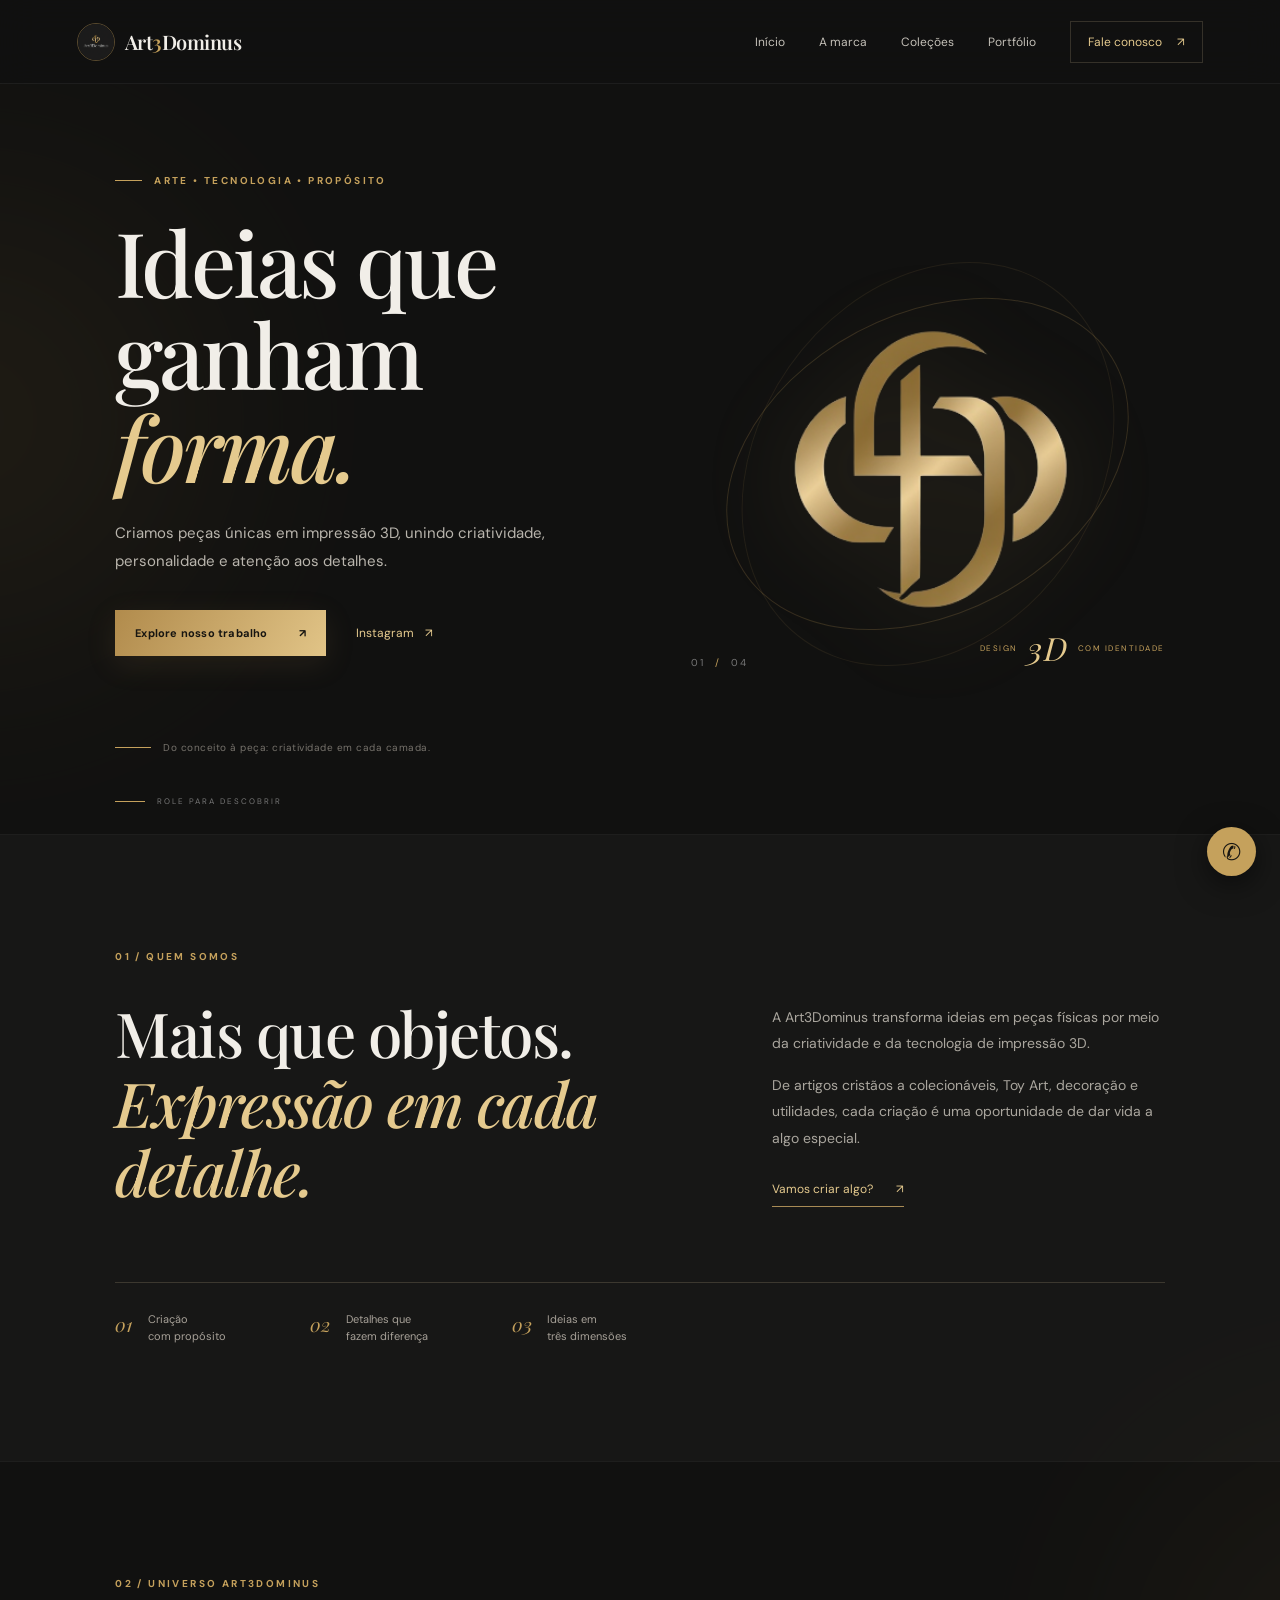
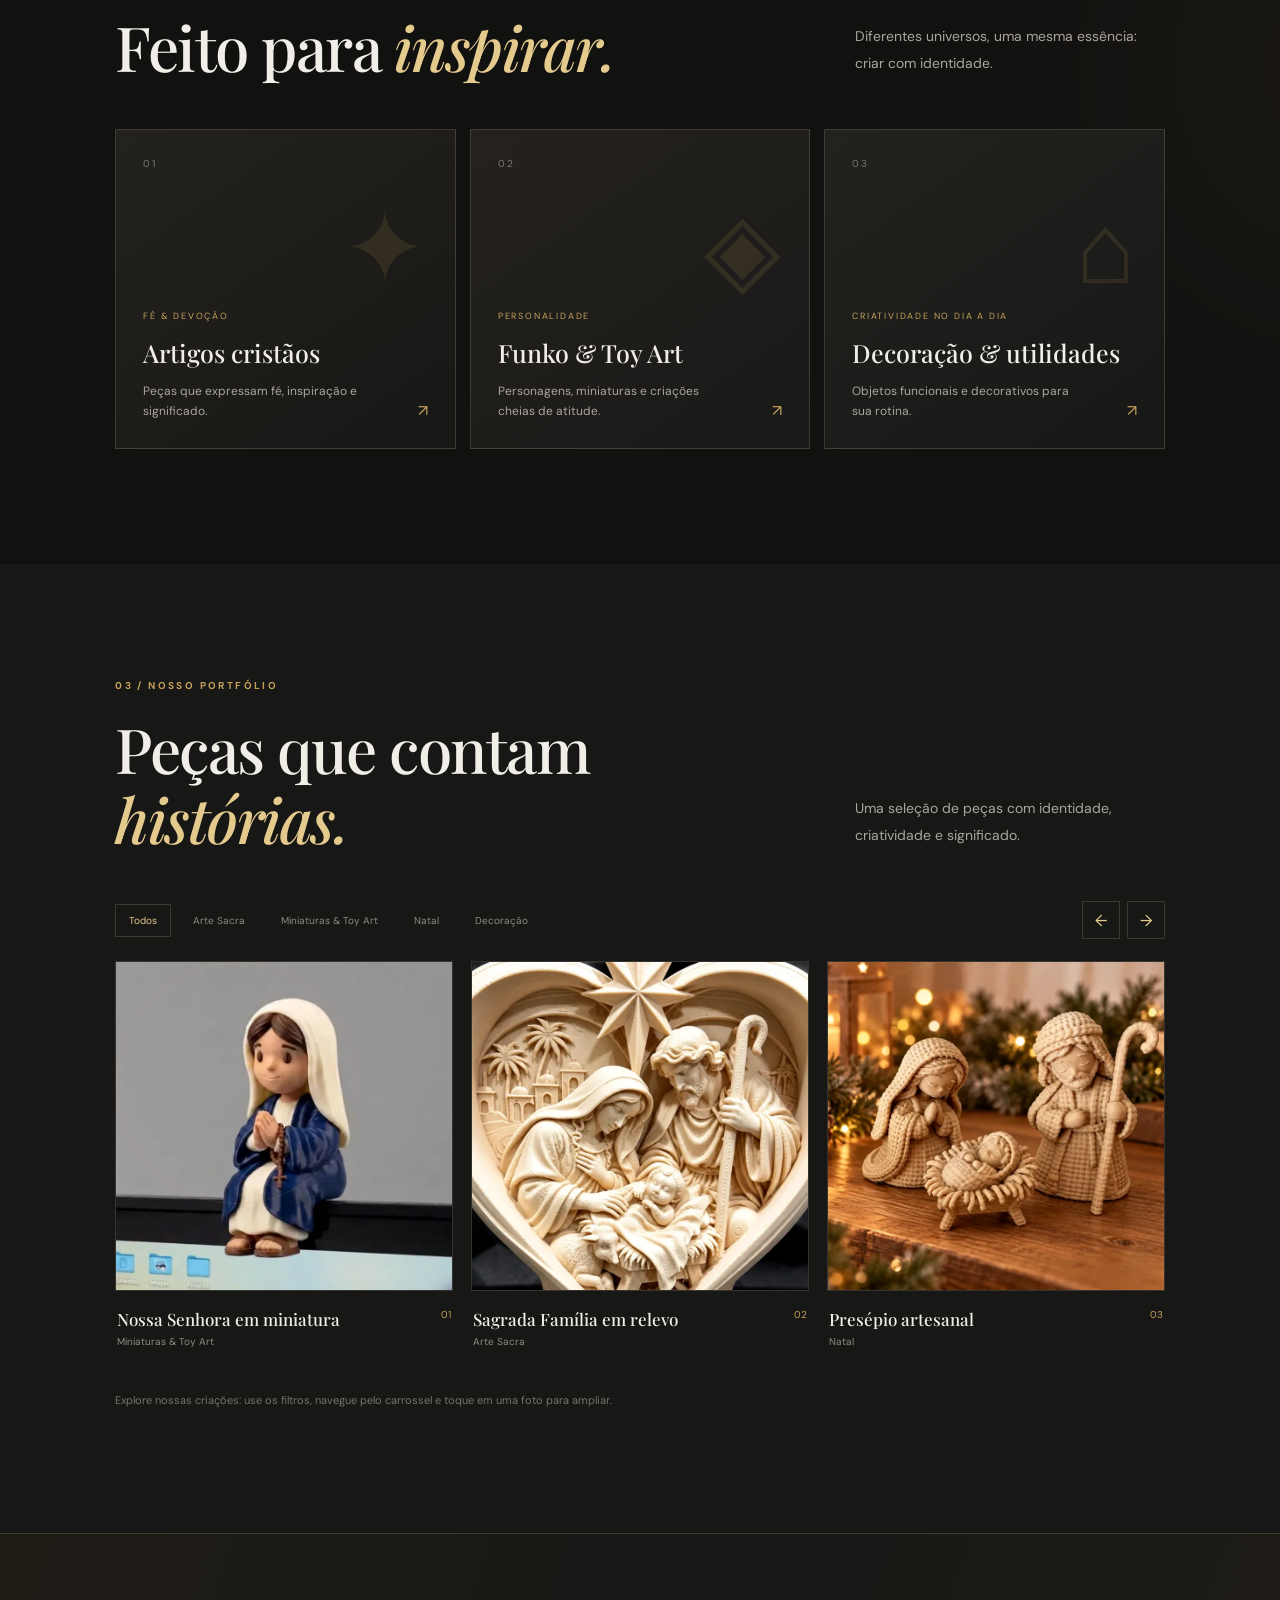
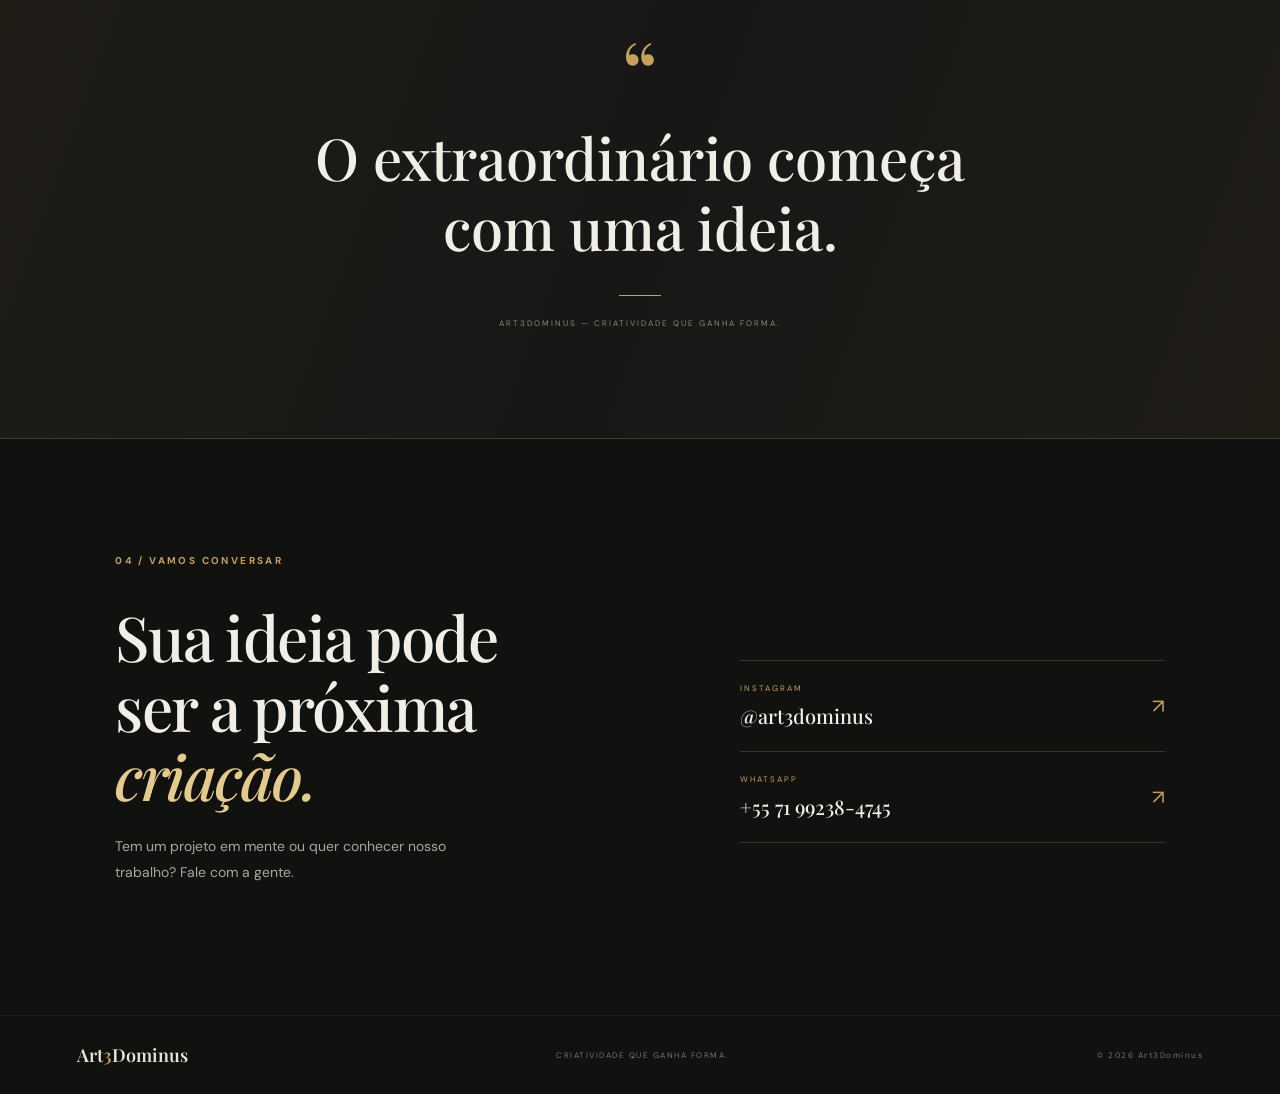
<file: index.html>
<!doctype html>
<html lang="pt-BR">
<head>
  <meta charset="utf-8">
  <meta name="viewport" content="width=device-width, initial-scale=1">
  <meta name="theme-color" content="#111110">
  <meta name="description" content="Art3Dominus — criatividade que ganha forma. Arte, decoração, colecionáveis e peças personalizadas em impressão 3D.">
  <title>Art3Dominus — Criatividade que ganha forma</title>
  <link rel="icon" type="image/png" href="assets/logo-art3dominus.png">
  <link rel="preconnect" href="https://fonts.googleapis.com">
  <link rel="preconnect" href="https://fonts.gstatic.com" crossorigin>
  <link href="https://fonts.googleapis.com/css2?family=DM+Sans:wght@400;500;600;700&family=Playfair+Display:wght@500;600;700&display=swap" rel="stylesheet">
  <link rel="stylesheet" href="styles.css">
</head>
<body>
  <div class="ambient ambient-one"></div><div class="ambient ambient-two"></div>
  <header class="site-header">
    <a class="brand" href="#inicio" aria-label="Art3Dominus - início">
      <img src="assets/logo-art3dominus.png" alt="Símbolo Art3Dominus">
      <span>Art<span class="gold">3</span>Dominus</span>
    </a>
    <button class="menu-toggle" aria-label="Abrir menu" aria-expanded="false"><span></span><span></span></button>
    <nav class="main-nav">
      <a href="#inicio">Início</a><a href="#sobre">A marca</a><a href="#colecoes">Coleções</a><a href="#galeria">Portfólio</a>
      <a class="nav-contact" href="#contato">Fale conosco <span>↗</span></a>
    </nav>
  </header>

  <main>
    <section class="hero" id="inicio">
      <div class="hero-copy reveal">
        <p class="eyebrow"><span></span> ARTE • TECNOLOGIA • PROPÓSITO</p>
        <h1>Ideias que ganham<br><em>forma.</em></h1>
        <p class="hero-text">Criamos peças únicas em impressão 3D, unindo criatividade, personalidade e atenção aos detalhes.</p>
        <div class="hero-actions">
          <a class="button button-gold" href="#galeria">Explore nosso trabalho <span>↗</span></a>
          <a class="text-link" href="https://www.instagram.com/art3dominus/" target="_blank" rel="noopener">Instagram <span>↗</span></a>
        </div>
        <div class="hero-note"><span class="note-line"></span><span>Do conceito à peça: criatividade em cada camada.</span></div>
      </div>
      <div class="hero-art reveal">
        <div class="hero-orbit orbit-a"></div><div class="hero-orbit orbit-b"></div>
        <div class="hero-logo-frame"><img src="assets/simbolo-art3dominus.png" alt="Símbolo dourado Art3Dominus"></div>
        <div class="hero-stamp"><span>DESIGN</span><b>3D</b><span>COM IDENTIDADE</span></div>
        <div class="hero-index">01 <i>/</i> 04</div>
      </div>
      <a class="scroll-cue" href="#sobre"><span></span> ROLE PARA DESCOBRIR</a>
    </section>

    <section class="intro section-pad" id="sobre">
      <div class="section-kicker reveal">01 / QUEM SOMOS</div>
      <div class="intro-grid">
        <h2 class="reveal">Mais que objetos.<br><em>Expressão em cada detalhe.</em></h2>
        <div class="intro-copy reveal">
          <p>A Art3Dominus transforma ideias em peças físicas por meio da criatividade e da tecnologia de impressão 3D.</p>
          <p>De artigos cristãos a colecionáveis, Toy Art, decoração e utilidades, cada criação é uma oportunidade de dar vida a algo especial.</p>
          <a class="under-link" href="#contato">Vamos criar algo? <span>↗</span></a>
        </div>
      </div>
      <div class="values-row reveal">
        <div><b>01</b><span>Criação<br>com propósito</span></div>
        <div><b>02</b><span>Detalhes que<br>fazem diferença</span></div>
        <div><b>03</b><span>Ideias em<br>três dimensões</span></div>
      </div>
    </section>

    <section class="collections section-pad" id="colecoes">
      <div class="section-heading reveal">
        <div><div class="section-kicker">02 / UNIVERSO ART3DOMINUS</div><h2>Feito para <em>inspirar.</em></h2></div>
        <p>Diferentes universos, uma mesma essência: criar com identidade.</p>
      </div>
      <div class="collection-grid">
        <a class="collection-card card-faith reveal" href="#galeria" data-gallery-filter="sacra" aria-label="Ver artigos cristãos no portfólio"><div class="card-number">01</div><div class="collection-symbol">✦</div><div><span>FÉ & DEVOÇÃO</span><h3>Artigos cristãos</h3><p>Peças que expressam fé, inspiração e significado.</p></div><span class="card-arrow">↗</span></a>
        <a class="collection-card card-toy reveal" href="#galeria" data-gallery-filter="miniaturas" aria-label="Ver miniaturas e Toy Art no portfólio"><div class="card-number">02</div><div class="collection-symbol">◈</div><div><span>PERSONALIDADE</span><h3>Funko & Toy Art</h3><p>Personagens, miniaturas e criações cheias de atitude.</p></div><span class="card-arrow">↗</span></a>
        <a class="collection-card card-home reveal" href="#galeria" data-gallery-filter="decoracao" aria-label="Ver decoração e utilidades no portfólio"><div class="card-number">03</div><div class="collection-symbol">⌂</div><div><span>CRIATIVIDADE NO DIA A DIA</span><h3>Decoração & utilidades</h3><p>Objetos funcionais e decorativos para sua rotina.</p></div><span class="card-arrow">↗</span></a>
      </div>
    </section>

    <section class="portfolio-section section-pad" id="galeria">
      <div class="section-heading reveal">
        <div><div class="section-kicker">03 / NOSSO PORTFÓLIO</div><h2>Peças que contam <em>histórias.</em></h2></div>
        <p>Uma seleção de peças com identidade, criatividade e significado.</p>
      </div>
      <div class="gallery-toolbar reveal">
        <div class="filter-list" role="group" aria-label="Filtrar projetos">
          <button class="filter active" data-filter="todos">Todos</button>
          <button class="filter" data-filter="sacra">Arte Sacra</button>
          <button class="filter" data-filter="miniaturas">Miniaturas & Toy Art</button>
          <button class="filter" data-filter="natal">Natal</button>
          <button class="filter" data-filter="decoracao">Decoração</button>
        </div>
        <div class="gallery-controls"><button class="gallery-prev" aria-label="Anterior">←</button><button class="gallery-next" aria-label="Próximo">→</button></div>
      </div>
      <div class="gallery-window reveal"><div class="gallery-track" id="galleryTrack">
        <article class="work-card" data-category="miniaturas"><button class="work-visual photo-button" type="button" data-full="assets/produtos/01-miniaturas.webp" data-title="Nossa Senhora em miniatura" aria-label="Ampliar imagem de Nossa Senhora em miniatura"><img class="work-image" src="assets/produtos/01-miniaturas.webp" alt="Nossa Senhora em miniatura — criação Art3Dominus" loading="lazy" decoding="async"><span class="photo-zoom" aria-hidden="true">↗</span></button><div class="work-meta"><div><h3>Nossa Senhora em miniatura</h3><p>Miniaturas & Toy Art</p></div><span>01</span></div></article>
        <article class="work-card" data-category="sacra"><button class="work-visual photo-button" type="button" data-full="assets/produtos/02-sacra.webp" data-title="Sagrada Família em relevo" aria-label="Ampliar imagem de Sagrada Família em relevo"><img class="work-image" src="assets/produtos/02-sacra.webp" alt="Sagrada Família em relevo — criação Art3Dominus" loading="lazy" decoding="async"><span class="photo-zoom" aria-hidden="true">↗</span></button><div class="work-meta"><div><h3>Sagrada Família em relevo</h3><p>Arte Sacra</p></div><span>02</span></div></article>
        <article class="work-card" data-category="natal"><button class="work-visual photo-button" type="button" data-full="assets/produtos/03-natal.webp" data-title="Presépio artesanal" aria-label="Ampliar imagem de Presépio artesanal"><img class="work-image" src="assets/produtos/03-natal.webp" alt="Presépio artesanal — criação Art3Dominus" loading="lazy" decoding="async"><span class="photo-zoom" aria-hidden="true">↗</span></button><div class="work-meta"><div><h3>Presépio artesanal</h3><p>Natal</p></div><span>03</span></div></article>
        <article class="work-card" data-category="sacra"><button class="work-visual photo-button" type="button" data-full="assets/produtos/04-sacra.webp" data-title="Oratório branco e dourado" aria-label="Ampliar imagem de Oratório branco e dourado"><img class="work-image" src="assets/produtos/04-sacra.webp" alt="Oratório branco e dourado — criação Art3Dominus" loading="lazy" decoding="async"><span class="photo-zoom" aria-hidden="true">↗</span></button><div class="work-meta"><div><h3>Oratório branco e dourado</h3><p>Arte Sacra</p></div><span>04</span></div></article>
        <article class="work-card" data-category="sacra"><button class="work-visual photo-button" type="button" data-full="assets/produtos/05-sacra.webp" data-title="Sagrada Família minimalista" aria-label="Ampliar imagem de Sagrada Família minimalista"><img class="work-image" src="assets/produtos/05-sacra.webp" alt="Sagrada Família minimalista — criação Art3Dominus" loading="lazy" decoding="async"><span class="photo-zoom" aria-hidden="true">↗</span></button><div class="work-meta"><div><h3>Sagrada Família minimalista</h3><p>Arte Sacra</p></div><span>05</span></div></article>
        <article class="work-card" data-category="natal"><button class="work-visual photo-button" type="button" data-full="assets/produtos/06-natal.webp" data-title="Feliz Natal decorativo" aria-label="Ampliar imagem de Feliz Natal decorativo"><img class="work-image" src="assets/produtos/06-natal.webp" alt="Feliz Natal decorativo — criação Art3Dominus" loading="lazy" decoding="async"><span class="photo-zoom" aria-hidden="true">↗</span></button><div class="work-meta"><div><h3>Feliz Natal decorativo</h3><p>Natal</p></div><span>06</span></div></article>
        <article class="work-card" data-category="miniaturas"><button class="work-visual photo-button" type="button" data-full="assets/produtos/07-miniaturas.webp" data-title="Mini São Bento sentado" aria-label="Ampliar imagem de Mini São Bento sentado"><img class="work-image" src="assets/produtos/07-miniaturas.webp" alt="Mini São Bento sentado — criação Art3Dominus" loading="lazy" decoding="async"><span class="photo-zoom" aria-hidden="true">↗</span></button><div class="work-meta"><div><h3>Mini São Bento sentado</h3><p>Miniaturas & Toy Art</p></div><span>07</span></div></article>
        <article class="work-card" data-category="miniaturas"><button class="work-visual photo-button" type="button" data-full="assets/produtos/08-miniaturas.webp" data-title="Jesus em miniatura" aria-label="Ampliar imagem de Jesus em miniatura"><img class="work-image" src="assets/produtos/08-miniaturas.webp" alt="Jesus em miniatura — criação Art3Dominus" loading="lazy" decoding="async"><span class="photo-zoom" aria-hidden="true">↗</span></button><div class="work-meta"><div><h3>Jesus em miniatura</h3><p>Miniaturas & Toy Art</p></div><span>08</span></div></article>
        <article class="work-card" data-category="natal"><button class="work-visual photo-button" type="button" data-full="assets/produtos/09-natal.webp" data-title="Presépio Love" aria-label="Ampliar imagem de Presépio Love"><img class="work-image" src="assets/produtos/09-natal.webp" alt="Presépio Love — criação Art3Dominus" loading="lazy" decoding="async"><span class="photo-zoom" aria-hidden="true">↗</span></button><div class="work-meta"><div><h3>Presépio Love</h3><p>Natal</p></div><span>09</span></div></article>
        <article class="work-card" data-category="natal"><button class="work-visual photo-button" type="button" data-full="assets/produtos/10-natal.webp" data-title="Árvore de Natal com porta-retrato" aria-label="Ampliar imagem de Árvore de Natal com porta-retrato"><img class="work-image" src="assets/produtos/10-natal.webp" alt="Árvore de Natal com porta-retrato — criação Art3Dominus" loading="lazy" decoding="async"><span class="photo-zoom" aria-hidden="true">↗</span></button><div class="work-meta"><div><h3>Árvore de Natal com porta-retrato</h3><p>Natal</p></div><span>10</span></div></article>
        <article class="work-card" data-category="miniaturas"><button class="work-visual photo-button" type="button" data-full="assets/produtos/11-miniaturas.webp" data-title="Mini frade em oração" aria-label="Ampliar imagem de Mini frade em oração"><img class="work-image" src="assets/produtos/11-miniaturas.webp" alt="Mini frade em oração — criação Art3Dominus" loading="lazy" decoding="async"><span class="photo-zoom" aria-hidden="true">↗</span></button><div class="work-meta"><div><h3>Mini frade em oração</h3><p>Miniaturas & Toy Art</p></div><span>11</span></div></article>
        <article class="work-card" data-category="sacra"><button class="work-visual photo-button" type="button" data-full="assets/produtos/12-sacra.webp" data-title="Nossa Senhora Aparecida" aria-label="Ampliar imagem de Nossa Senhora Aparecida"><img class="work-image" src="assets/produtos/12-sacra.webp" alt="Nossa Senhora Aparecida — criação Art3Dominus" loading="lazy" decoding="async"><span class="photo-zoom" aria-hidden="true">↗</span></button><div class="work-meta"><div><h3>Nossa Senhora Aparecida</h3><p>Arte Sacra</p></div><span>12</span></div></article>
        <article class="work-card" data-category="sacra"><button class="work-visual photo-button" type="button" data-full="assets/produtos/13-sacra.webp" data-title="Divino Espírito Santo" aria-label="Ampliar imagem de Divino Espírito Santo"><img class="work-image" src="assets/produtos/13-sacra.webp" alt="Divino Espírito Santo — criação Art3Dominus" loading="lazy" decoding="async"><span class="photo-zoom" aria-hidden="true">↗</span></button><div class="work-meta"><div><h3>Divino Espírito Santo</h3><p>Arte Sacra</p></div><span>13</span></div></article>
        <article class="work-card" data-category="sacra"><button class="work-visual photo-button" type="button" data-full="assets/produtos/14-sacra.webp" data-title="Oratório de Nossa Senhora" aria-label="Ampliar imagem de Oratório de Nossa Senhora"><img class="work-image" src="assets/produtos/14-sacra.webp" alt="Oratório de Nossa Senhora — criação Art3Dominus" loading="lazy" decoding="async"><span class="photo-zoom" aria-hidden="true">↗</span></button><div class="work-meta"><div><h3>Oratório de Nossa Senhora</h3><p>Arte Sacra</p></div><span>14</span></div></article>
        <article class="work-card" data-category="decoracao"><button class="work-visual photo-button" type="button" data-full="assets/produtos/15-decoracao.webp" data-title="Letreiro Ore e Confie" aria-label="Ampliar imagem de Letreiro Ore e Confie"><img class="work-image" src="assets/produtos/15-decoracao.webp" alt="Letreiro Ore e Confie — criação Art3Dominus" loading="lazy" decoding="async"><span class="photo-zoom" aria-hidden="true">↗</span></button><div class="work-meta"><div><h3>Letreiro Ore e Confie</h3><p>Decoração & Personalizados</p></div><span>15</span></div></article>
        <article class="work-card" data-category="sacra"><button class="work-visual photo-button" type="button" data-full="assets/produtos/16-sacra.webp" data-title="Porta-terço de Nossa Senhora" aria-label="Ampliar imagem de Porta-terço de Nossa Senhora"><img class="work-image" src="assets/produtos/16-sacra.webp" alt="Porta-terço de Nossa Senhora — criação Art3Dominus" loading="lazy" decoding="async"><span class="photo-zoom" aria-hidden="true">↗</span></button><div class="work-meta"><div><h3>Porta-terço de Nossa Senhora</h3><p>Arte Sacra</p></div><span>16</span></div></article>
        <article class="work-card" data-category="miniaturas"><button class="work-visual photo-button" type="button" data-full="assets/produtos/17-miniaturas.webp" data-title="Sagrada Família Toy Art" aria-label="Ampliar imagem de Sagrada Família Toy Art"><img class="work-image" src="assets/produtos/17-miniaturas.webp" alt="Sagrada Família Toy Art — criação Art3Dominus" loading="lazy" decoding="async"><span class="photo-zoom" aria-hidden="true">↗</span></button><div class="work-meta"><div><h3>Sagrada Família Toy Art</h3><p>Miniaturas & Toy Art</p></div><span>17</span></div></article>
        <article class="work-card" data-category="miniaturas"><button class="work-visual photo-button" type="button" data-full="assets/produtos/18-miniaturas.webp" data-title="Jesus acolhedor Toy Art" aria-label="Ampliar imagem de Jesus acolhedor Toy Art"><img class="work-image" src="assets/produtos/18-miniaturas.webp" alt="Jesus acolhedor Toy Art — criação Art3Dominus" loading="lazy" decoding="async"><span class="photo-zoom" aria-hidden="true">↗</span></button><div class="work-meta"><div><h3>Jesus acolhedor Toy Art</h3><p>Miniaturas & Toy Art</p></div><span>18</span></div></article>
      </div></div>
      <p class="gallery-hint">Explore nossas criações: use os filtros, navegue pelo carrossel e toque em uma foto para ampliar.</p>
    </section>

    <section class="manifesto">
      <div class="manifesto-inner reveal"><span class="manifesto-mark">“</span><p>O extraordinário começa<br>com uma ideia.</p><span class="manifesto-line"></span><small>ART3DOMINUS — CRIATIVIDADE QUE GANHA FORMA.</small></div>
    </section>

    <section class="contact section-pad" id="contato">
      <div class="section-kicker reveal">04 / VAMOS CONVERSAR</div>
      <div class="contact-grid">
        <div class="reveal"><h2>Sua ideia pode<br>ser a próxima <em>criação.</em></h2><p>Tem um projeto em mente ou quer conhecer nosso trabalho? Fale com a gente.</p></div>
        <div class="contact-links reveal">
          <a href="https://www.instagram.com/art3dominus/" target="_blank" rel="noopener"><span class="contact-label">INSTAGRAM</span><strong>@art3dominus</strong><span class="contact-arrow">↗</span></a>
          <a href="https://wa.me/5571992384745" target="_blank" rel="noopener"><span class="contact-label">WHATSAPP</span><strong>+55 71 99238-4745</strong><span class="contact-arrow">↗</span></a>
        </div>
      </div>
    </section>
  </main>

  <footer class="site-footer"><a class="footer-brand" href="#inicio">Art<span>3</span>Dominus</a><span>CRIATIVIDADE QUE GANHA FORMA.</span><span>© <span id="year"></span> Art3Dominus</span></footer>
  <a class="whatsapp-float" href="https://wa.me/5571992384745" target="_blank" rel="noopener" aria-label="Fale pelo WhatsApp">✆</a>
  <div class="lightbox" id="lightbox" role="dialog" aria-modal="true" aria-label="Imagem ampliada" hidden><button class="lightbox-close" type="button" aria-label="Fechar imagem">×</button><img class="lightbox-image" alt=""><p class="lightbox-title"></p></div>
  <script src="script.js"></script>
</body>
</html>
</file>
<file: styles.css>
:root{--bg:#111110;--panel:#191918;--panel2:#20201e;--gold:#c5a15c;--gold-light:#e5ca8e;--text:#f1eee8;--muted:#aaa69e;--line:rgba(226,205,160,.18);--serif:"Playfair Display",Georgia,serif;--sans:"DM Sans",Arial,sans-serif}
*{box-sizing:border-box}html{scroll-behavior:smooth;scroll-padding-top:90px}body{margin:0;background:var(--bg);color:var(--text);font-family:var(--sans);overflow-x:hidden}a{color:inherit;text-decoration:none}button{font:inherit}.ambient{position:absolute;width:440px;height:440px;border-radius:50%;filter:blur(130px);opacity:.09;pointer-events:none}.ambient-one{background:#bd9146;top:200px;left:-250px}.ambient-two{background:#8a6b39;top:1450px;right:-300px}.site-header{height:84px;position:sticky;top:0;z-index:20;display:flex;align-items:center;justify-content:space-between;padding:0 max(6vw,24px);background:rgba(17,17,16,.88);backdrop-filter:blur(18px);border-bottom:1px solid rgba(255,255,255,.06)}.brand{display:flex;align-items:center;gap:10px;font:600 20px var(--serif);letter-spacing:-.5px}.brand img{width:38px;height:38px;object-fit:cover;object-position:center;border-radius:50%;border:1px solid rgba(197,161,92,.4)}.gold,.footer-brand span{color:var(--gold)}.main-nav{display:flex;align-items:center;gap:34px}.main-nav a{font-size:12px;color:#c4c0b8;transition:color .25s}.main-nav a:hover{color:var(--gold-light)}.main-nav .nav-contact{border:1px solid var(--line);padding:12px 17px;color:var(--gold-light)}.nav-contact span{margin-left:12px}.menu-toggle{display:none}
.hero{min-height:690px;max-width:1440px;margin:auto;padding:90px 9vw 80px;display:grid;grid-template-columns:1.05fr .95fr;align-items:center;position:relative}.hero-copy{position:relative;z-index:2}.eyebrow,.section-kicker{font-size:10px;letter-spacing:2.4px;color:var(--gold);font-weight:700}.eyebrow{display:flex;align-items:center;gap:12px}.eyebrow span{width:27px;height:1px;background:var(--gold)}h1,h2,h3,p{margin-top:0}h1{font:500 clamp(56px,7vw,96px)/1.03 var(--serif);letter-spacing:-3px;margin:28px 0}.hero h1 em,h2 em{color:var(--gold-light);font-weight:500}.hero-text{max-width:440px;color:#b9b5ad;line-height:1.85;font-size:15px}.hero-actions{display:flex;align-items:center;gap:30px;margin-top:35px}.button{padding:16px 20px;font-size:11px;font-weight:700;letter-spacing:.2px}.button-gold{background:linear-gradient(120deg,#b18b4c,#e1c487);color:#171511;box-shadow:0 8px 30px #b18b4c20}.button span{margin-left:28px}.text-link,.under-link{font-size:12px;color:var(--gold-light)}.text-link span{margin-left:8px}.hero-note{display:flex;align-items:center;gap:12px;margin-top:85px;color:#77736c;font-size:10px;letter-spacing:.5px}.note-line{width:36px;height:1px;background:var(--gold)}.hero-art{height:480px;position:relative;display:grid;place-items:center}.hero-logo-frame{width:min(390px,80%);aspect-ratio:1;display:grid;place-items:center;position:relative;z-index:2}.hero-logo-frame img{width:100%;height:100%;object-fit:contain;mix-blend-mode:screen;filter:drop-shadow(0 15px 35px #000)}.hero-orbit{position:absolute;border:1px solid rgba(197,161,92,.2);border-radius:50%;transform:rotate(-28deg)}.orbit-a{width:440px;height:300px}.orbit-b{width:340px;height:460px;transform:rotate(35deg);border-color:rgba(197,161,92,.1)}.hero-stamp{position:absolute;right:0;bottom:35px;display:flex;align-items:center;gap:9px;color:var(--gold);font-size:8px;letter-spacing:1.5px}.hero-stamp b{font:italic 32px var(--serif);color:var(--gold-light)}.hero-index{position:absolute;left:0;bottom:35px;color:#777;font-size:10px;letter-spacing:2px}.hero-index i{color:var(--gold);font-style:normal;margin:0 5px}.scroll-cue{position:absolute;bottom:28px;left:9vw;display:flex;align-items:center;gap:12px;font-size:8px;letter-spacing:2px;color:#777}.scroll-cue span{width:30px;height:1px;background:var(--gold)}
.section-pad{padding:115px max(9vw,28px)}.intro{background:#171716;border-top:1px solid #ffffff08;border-bottom:1px solid #ffffff08}.intro-grid,.section-heading,.contact-grid{display:grid;grid-template-columns:1fr .7fr;gap:9%;align-items:end;margin-top:35px}.intro h2,.section-heading h2,.contact h2{font:500 clamp(38px,5vw,62px)/1.12 var(--serif);letter-spacing:-1.5px;margin:0}.intro-copy p,.section-heading>p,.contact-grid>div>p{font-size:14px;line-height:1.9;color:var(--muted)}.intro-copy p+p{margin-top:15px}.under-link{display:inline-block;margin-top:15px;border-bottom:1px solid #a88b55;padding-bottom:9px}.under-link span{margin-left:20px}.values-row{display:flex;gap:8%;border-top:1px solid var(--line);margin-top:75px;padding-top:28px}.values-row div{display:flex;align-items:flex-start;gap:15px}.values-row b{font:italic 19px var(--serif);color:var(--gold)}.values-row span{font-size:11px;line-height:1.6;color:#a7a198}
.section-heading{margin:0 0 48px;grid-template-columns:1fr .48fr}.section-heading h2{margin-top:22px}.section-heading>p{max-width:290px;margin-bottom:5px}.collection-grid{display:grid;grid-template-columns:repeat(3,1fr);gap:14px}.collection-card{min-height:320px;padding:27px;position:relative;display:flex;flex-direction:column;justify-content:space-between;overflow:hidden;background:linear-gradient(145deg,#24221d,#171716);border:1px solid var(--line);transition:transform .35s,border-color .35s}.collection-card:hover{transform:translateY(-7px);border-color:#c5a15c80}.card-toy{background:linear-gradient(145deg,#25221e,#191918)}.card-home{background:linear-gradient(145deg,#22221f,#171716)}.card-number{font-size:10px;letter-spacing:2px;color:#777}.collection-symbol{position:absolute;top:45px;right:28px;font:100px var(--serif);color:#c5a15c22}.collection-card>div:last-of-type{position:relative;z-index:1}.collection-card>div span{font-size:9px;letter-spacing:1.8px;color:var(--gold)}.collection-card h3{font:500 25px var(--serif);margin:12px 0}.collection-card p{font-size:12px;line-height:1.7;color:#aaa69e;max-width:230px;margin:0}.card-arrow{position:absolute;right:27px;bottom:27px;color:var(--gold)}
.portfolio-section{background:#171716}.gallery-toolbar{display:flex;justify-content:space-between;align-items:center;margin-bottom:22px}.filter-list{display:flex;gap:8px;flex-wrap:wrap}.filter{background:transparent;border:1px solid transparent;color:#8e8a82;padding:9px 13px;font-size:10px;cursor:pointer}.filter.active,.filter:hover{border-color:var(--line);color:var(--gold-light)}.gallery-controls{display:flex;gap:7px}.gallery-controls button{width:38px;height:38px;background:transparent;border:1px solid var(--line);color:var(--gold-light);cursor:pointer;transition:background .2s}.gallery-controls button:hover{background:#c5a15c22}.gallery-window{overflow:hidden}.gallery-track{display:grid;grid-auto-flow:column;grid-auto-columns:calc((100% - 36px)/3);gap:18px;transition:transform .5s cubic-bezier(.2,.8,.2,1)}.work-card{min-width:0}.work-card.hidden{display:none}.work-visual{height:330px;display:flex;flex-direction:column;align-items:center;justify-content:center;gap:18px;border:1px solid #ffffff0b;position:relative;overflow:hidden}.work-visual:before,.work-visual:after{content:"";position:absolute;width:240px;height:240px;border:1px solid #c5a15c24;border-radius:50%}.work-visual:after{width:170px;height:170px}.work-visual span{font:90px var(--serif);color:#c5a15c99;z-index:1}.work-visual small{font-size:8px;letter-spacing:2px;color:#8f8778;z-index:1}.visual-faith{background:radial-gradient(ellipse at center,#51432a,#28251f 55%,#1d1c19)}.visual-toy{background:radial-gradient(ellipse at center,#41382b,#24221e 60%,#1d1c19)}.visual-home{background:radial-gradient(ellipse at center,#3d3b32,#25241f 60%,#1d1c19)}.work-meta{display:flex;justify-content:space-between;padding:17px 2px}.work-meta h3{font:500 18px var(--serif);margin:0 0 5px}.work-meta p{font-size:10px;color:#8f8b82;margin:0}.work-meta>span{font-size:10px;color:var(--gold)}.gallery-hint{font-size:11px;color:#77736b;margin-top:28px}
.manifesto{padding:110px 24px;text-align:center;background:linear-gradient(110deg,#201d17,#171716 50%,#201d17);border-top:1px solid var(--line);border-bottom:1px solid var(--line)}.manifesto-inner{display:flex;flex-direction:column;align-items:center}.manifesto-mark{font:90px/.6 var(--serif);color:var(--gold)}.manifesto p{font:500 clamp(34px,5vw,58px)/1.2 var(--serif);margin:25px 0}.manifesto-line{width:42px;height:1px;background:var(--gold);margin:8px 0 22px}.manifesto small{font-size:8px;letter-spacing:2px;color:#8d877b}
.contact-grid{grid-template-columns:1fr .8fr;align-items:center}.contact-grid>div>p{max-width:380px;margin-top:22px}.contact-links{border-top:1px solid var(--line)}.contact-links a{display:grid;grid-template-columns:1fr auto;gap:9px;padding:22px 0;border-bottom:1px solid var(--line);transition:padding .25s}.contact-links a:hover{padding-left:9px}.contact-label{grid-column:1;font-size:8px;letter-spacing:2px;color:var(--gold)}.contact-links strong{grid-column:1;font:500 20px var(--serif)}.contact-arrow{grid-column:2;grid-row:1/3;align-self:center;color:var(--gold);font-size:20px}.site-footer{border-top:1px solid #ffffff10;padding:27px max(6vw,24px);display:flex;justify-content:space-between;align-items:center;color:#77736c;font-size:8px;letter-spacing:1.5px}.footer-brand{font:600 18px var(--serif);letter-spacing:0;color:#e9e4da}.whatsapp-float{position:fixed;right:24px;bottom:24px;width:49px;height:49px;display:grid;place-items:center;border-radius:50%;background:#c5a15c;color:#171511;font-size:23px;z-index:10;box-shadow:0 8px 30px #0008;transition:transform .2s}.whatsapp-float:hover{transform:scale(1.08)}
.reveal{opacity:0;transform:translateY(22px);transition:opacity .8s ease,transform .8s cubic-bezier(.2,.7,.2,1)}.reveal.visible{opacity:1;transform:none}
@media(max-width:850px){.site-header{height:72px}.menu-toggle{display:flex;flex-direction:column;gap:6px;background:none;border:0;padding:10px}.menu-toggle span{width:23px;height:1px;background:var(--gold)}.main-nav{display:none;position:absolute;top:72px;left:0;right:0;padding:22px 26px 28px;background:#151514;flex-direction:column;align-items:stretch;gap:22px;border-bottom:1px solid var(--line)}.main-nav.open{display:flex}.main-nav .nav-contact{text-align:center}.hero{grid-template-columns:1fr;padding-top:75px;min-height:auto}.hero-art{height:390px;grid-row:1;margin-bottom:15px}.hero-copy{grid-row:2}.hero-note{margin-top:45px}.scroll-cue{display:none}.hero-stamp{right:5%}.intro-grid,.section-heading,.contact-grid{grid-template-columns:1fr;gap:25px}.section-heading>p{max-width:480px}.collection-grid{grid-template-columns:1fr}.collection-card{min-height:255px}.gallery-track{grid-auto-columns:calc((100% - 18px)/2)}.section-pad{padding-top:85px;padding-bottom:85px}}
@media(max-width:560px){.brand{font-size:18px}.hero{padding:55px 25px 70px}.hero-art{height:300px}.hero-logo-frame{width:75%}.orbit-a{width:310px;height:210px}.orbit-b{width:240px;height:330px}.hero h1{font-size:59px}.hero-actions{gap:18px;flex-wrap:wrap}.hero-note{font-size:9px}.section-pad{padding:75px 24px}.intro h2,.section-heading h2,.contact h2{font-size:42px}.values-row{gap:20px;flex-direction:column;margin-top:45px}.values-row div{align-items:center}.gallery-toolbar{align-items:flex-start;gap:16px;flex-direction:column}.filter-list{gap:3px}.filter{padding:8px}.gallery-track{grid-auto-columns:88%}.work-visual{height:310px}.manifesto{padding:85px 20px}.site-footer{gap:15px;flex-wrap:wrap}.site-footer>span:nth-child(2){display:none}.whatsapp-float{right:17px;bottom:17px}}
@media(prefers-reduced-motion:reduce){*,*::before,*::after{scroll-behavior:auto!important;transition:none!important}.reveal{opacity:1;transform:none}}

/* Galeria fotográfica e visualização ampliada */
.photo-button{padding:0;width:100%;cursor:zoom-in;appearance:none;border:1px solid #ffffff14;text-align:left;display:block;position:relative;background:#25221e;overflow:hidden}
.work-image{width:100%;height:100%;display:block;object-fit:cover;transition:transform .65s cubic-bezier(.2,.7,.2,1),filter .4s}
.photo-button:hover .work-image{transform:scale(1.055);filter:brightness(.88)}
.photo-zoom{position:absolute;right:16px;bottom:16px;width:38px;height:38px;display:grid;place-items:center;background:#171511d9;color:#e5ca8e;border:1px solid #c5a15c77;font:18px var(--sans);opacity:0;transform:translateY(8px);transition:.3s}
.photo-button:hover .photo-zoom,.photo-button:focus-visible .photo-zoom{opacity:1;transform:none}
.lightbox[hidden]{display:none}.lightbox{position:fixed;inset:0;background:rgba(8,8,8,.94);z-index:100;display:flex;flex-direction:column;justify-content:center;align-items:center;padding:60px 20px 35px;gap:14px;backdrop-filter:blur(12px)}
.lightbox-image{max-width:min(1100px,100%);max-height:calc(100vh - 160px);object-fit:contain;border:1px solid #c5a15c44;box-shadow:0 15px 70px #0009}.lightbox-title{font:500 20px var(--serif);color:#e5ca8e;text-align:center;margin:0}.lightbox-close{position:absolute;right:24px;top:16px;font:36px var(--sans);color:#e5ca8e;background:transparent;border:0;cursor:pointer}.work-meta h3{font-size:17px}
@media(max-width:560px){.photo-zoom{opacity:1;transform:none}.lightbox-image{max-height:calc(100vh - 140px)}}

/* v1.2 — correções mobile-first e identidade visual no hero */
.hero{isolation:isolate;overflow:hidden;column-gap:clamp(20px,4vw,70px)}
.hero-copy,.hero-art{min-width:0}
.hero-art{width:100%;max-width:100%;overflow:hidden;isolation:isolate}
.hero-logo-frame{width:min(310px,75%);max-width:100%;aspect-ratio:1;filter:drop-shadow(0 12px 45px rgba(197,161,92,.14))}
.hero-logo-frame img{display:block;width:100%;height:100%;object-fit:contain;mix-blend-mode:normal;filter:none}
.hero-orbit{max-width:90%;max-height:90%;pointer-events:none}
.collection-card{cursor:pointer;color:inherit;text-decoration:none}
.collection-card:focus-visible{outline:2px solid var(--gold-light);outline-offset:4px}
.collection-card:hover .card-arrow,.collection-card:focus-visible .card-arrow{transform:translate(3px,-3px)}
.card-arrow{transition:transform .2s}
@media(max-width:850px){
 .hero{padding:48px max(24px,6vw) 75px;gap:20px;grid-template-columns:minmax(0,1fr)}
 .hero-copy{grid-row:1}.hero-art{grid-row:2;height:300px;margin:0 auto;max-width:480px}
 .hero-logo-frame{width:min(230px,68%)}.hero-stamp{bottom:10px}.hero-index{bottom:10px}
 .hero-note{margin-top:35px}.orbit-a{width:310px;height:205px}.orbit-b{width:225px;height:285px}
}
@media(max-width:560px){
 .hero{padding:40px 24px 65px;gap:12px}
 .hero h1{font-size:clamp(43px,12vw,58px);letter-spacing:-1.5px;overflow-wrap:normal}
 .hero-art{height:235px}.hero-logo-frame{width:min(180px,64%)}
 .hero-stamp{right:0;bottom:4px;font-size:7px}.hero-stamp b{font-size:23px}
 .hero-index{left:0;bottom:4px}.orbit-a{width:240px;height:160px}.orbit-b{width:175px;height:230px}
 .hero-actions{gap:15px}.hero-note{margin-top:28px}
 .collection-card{min-height:230px}
}
@media(max-width:360px){.hero h1{font-size:41px}.hero-actions .button{width:100%;text-align:center}.hero-stamp{display:none}}
</file>
